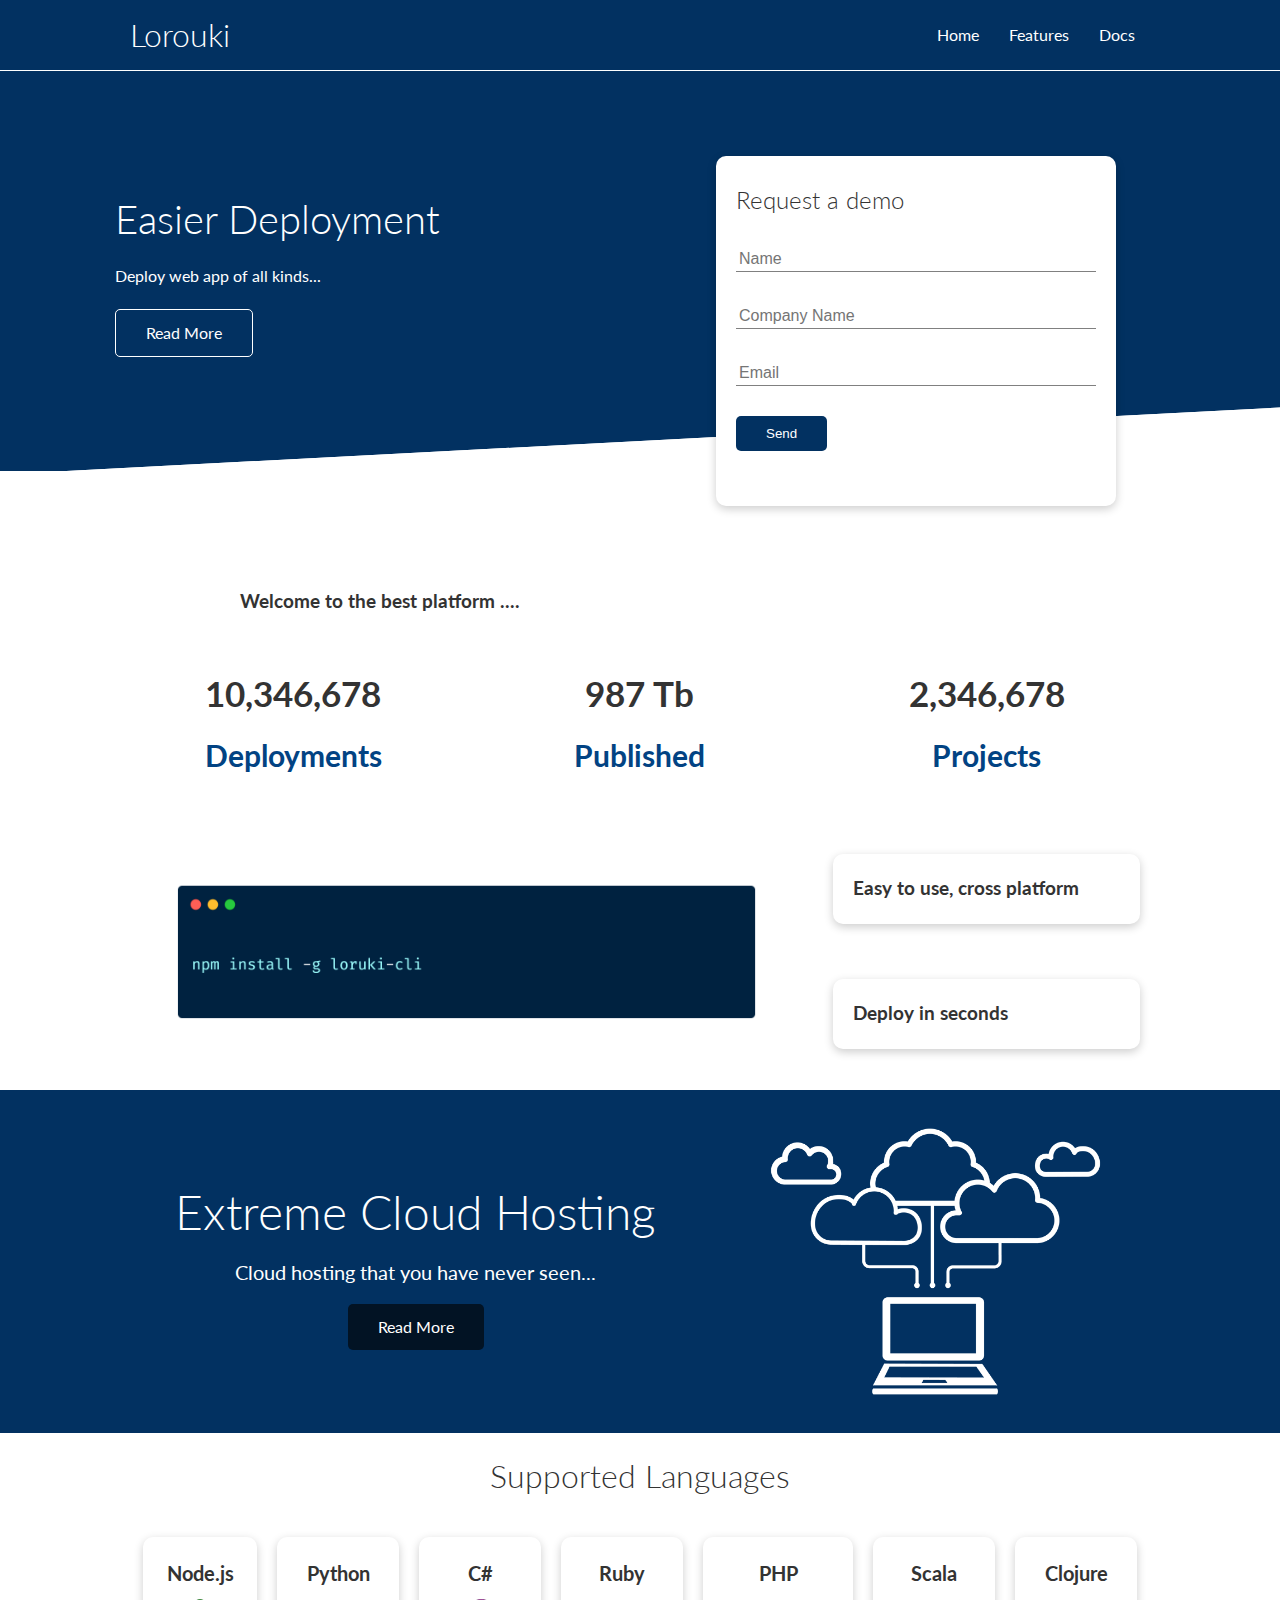
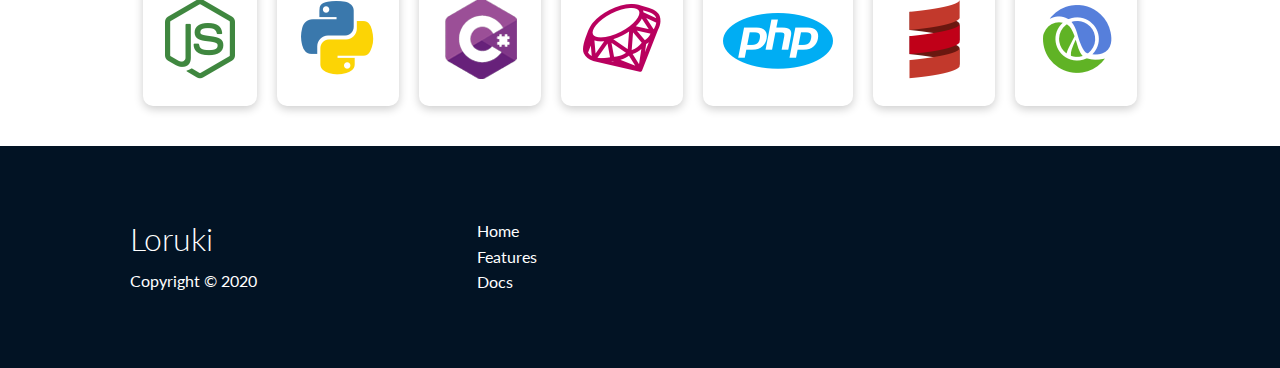
<file: Larouki-Website/index.html>
<!DOCTYPE html>
<html lang="en">
  <head>
    <meta charset="UTF-8" />
    <meta http-equiv="X-UA-Compatible" content="IE=edge" />
    <meta name="viewport" content="width=device-width, initial-scale=1.0" />
    <link
      rel="stylesheet"
      href="https://cdnjs.cloudflare.com/ajax/libs/font-awesome/6.0.0-beta2/css/all.min.css"
      integrity="sha512-YWzhKL2whUzgiheMoBFwW8CKV4qpHQAEuvilg9FAn5VJUDwKZZxkJNuGM4XkWuk94WCrrwslk8yWNGmY1EduTA=="
      crossorigin="anonymous"
      referrerpolicy="no-referrer"
    />
    <link rel="stylesheet" href="css/style.css" />
    <link rel="stylesheet" href="css/utils.css" />
    <title>Larouki-Cloud Hosting</title>
  </head>
  <body>
    <!-- NavBar -->
    <div class="navbar">
      <div class="container flex">
        <h1 class="logo">Lorouki</h1>
        <nav>
          <ul>
            <li><a href="index.html">Home</a></li>
            <li><a href="features.html">Features</a></li>
            <li><a href="docs.html">Docs</a></li>
          </ul>
        </nav>
      </div>
    </div>

    <!-- Show Case -->
    <section class="showcase">
      <div class="container grid">
        <div class="showcase-text">
          <h1>Easier Deployment</h1>
          <p>Deploy web app of all kinds...</p>
          <a href="features.html" class="btn btn-outline">Read More</a>
        </div>
        <div class="showcase-form card">
          <h2>Request a demo</h2>
          <form>
            <div class="form-control">
              <input type="text" name="name" placeholder="Name" required />
            </div>
            <div class="form-control">
              <input
                type="text"
                name="company"
                placeholder="Company Name"
                required
              />
            </div>
            <div class="form-control">
              <input type="email" name="email" placeholder="Email" required />
            </div>
            <input type="submit" value="Send" class="btn btn-primary" />
          </form>
        </div>
      </div>
    </section>

    <!-- Stats -->
    <section class="stats">
      <div class="container">
        <h3 class="stats-heading text-center my-1">
          Welcome to the best platform ....
        </h3>
        <div class="grid grid-3 text-center my-4">
          <div>
            <i class="fas fa-server fa-3x"></i>
            <h3>10,346,678</h3>
            <p class="text-secondary">Deployments</p>
          </div>
          <div>
            <i class="fas fa-upload fa-3x"></i>
            <h3>987 Tb</h3>
            <p class="text-secondary">Published</p>
          </div>
          <div>
            <i class="fas fa-project-diagram fa-3x"></i>
            <h3>2,346,678</h3>
            <p class="text-secondary">Projects</p>
          </div>
        </div>
      </div>
    </section>
    <!-- CLI Image -->
    <section class="cli">
      <div class="container grid">
        <img src="images/cli.png" alt="" />
        <div class="card">
          <h3>Easy to use, cross platform</h3>
        </div>
        <div class="card">
          <h3>Deploy in seconds</h3>
        </div>
      </div>
    </section>

    <!-- Cloud -->
    <section class="cloud bg-primary my-2 py-2">
      <div class="container grid">
        <div class="text-center">
          <h2 class="lg">Extreme Cloud Hosting</h2>
          <p class="lead my-1">Cloud hosting that you have never seen...</p>
          <a href="features.html" class="btn btn-dark">Read More</a>
        </div>
        <img src="images/cloud.png" alt="" />
      </div>
    </section>
    <!-- Languages -->
    <section class="languages">
      <h2 class="md my-2 text-center">Supported Languages</h2>
      <div class="container flex">
        <div class="card">
          <h4>Node.js</h4>
          <img src="images/logos//node.png" alt="" />
        </div>
        <div class="card">
          <h4>Python</h4>
          <img src="images/logos/python.png" alt="" />
        </div>
        <div class="card">
          <h4>C#</h4>
          <img src="images/logos/csharp.png" alt="" />
        </div>
        <div class="card">
          <h4>Ruby</h4>
          <img src="images/logos/ruby.png" alt="" />
        </div>
        <div class="card">
          <h4>PHP</h4>
          <img src="images/logos/php.png" alt="" />
        </div>
        <div class="card">
          <h4>Scala</h4>
          <img src="images/logos/scala.png" alt="" />
        </div>
        <div class="card">
          <h4>Clojure</h4>
          <img src="images/logos/clojure.png" alt="" />
        </div>
      </div>
    </section>
    <!-- Footer -->
    <footer class="footer bg-dark py-5">
      <div class="container grid grid-3">
        <div>
          <h1>Loruki</h1>
          <p>Copyright &copy; 2020</p>
        </div>
        <nav>
          <ul>
            <li><a href="index.html">Home</a></li>
            <li><a href="features.html">Features</a></li>
            <li><a href="docs.html">Docs</a></li>
          </ul>
        </nav>
        <div class="social">
          <a href="#"><i class="fab fa-github fa-2x"></i></a>
          <a href="#"><i class="fab fa-facebook fa-2x"></i></a>
          <a href="#"><i class="fab fa-instagram fa-2x"></i></a>
          <a href="#"><i class="fab fa-twitter fa-2x"></i></a>
        </div>
      </div>
    </footer>
  </body>
</html>
</file>
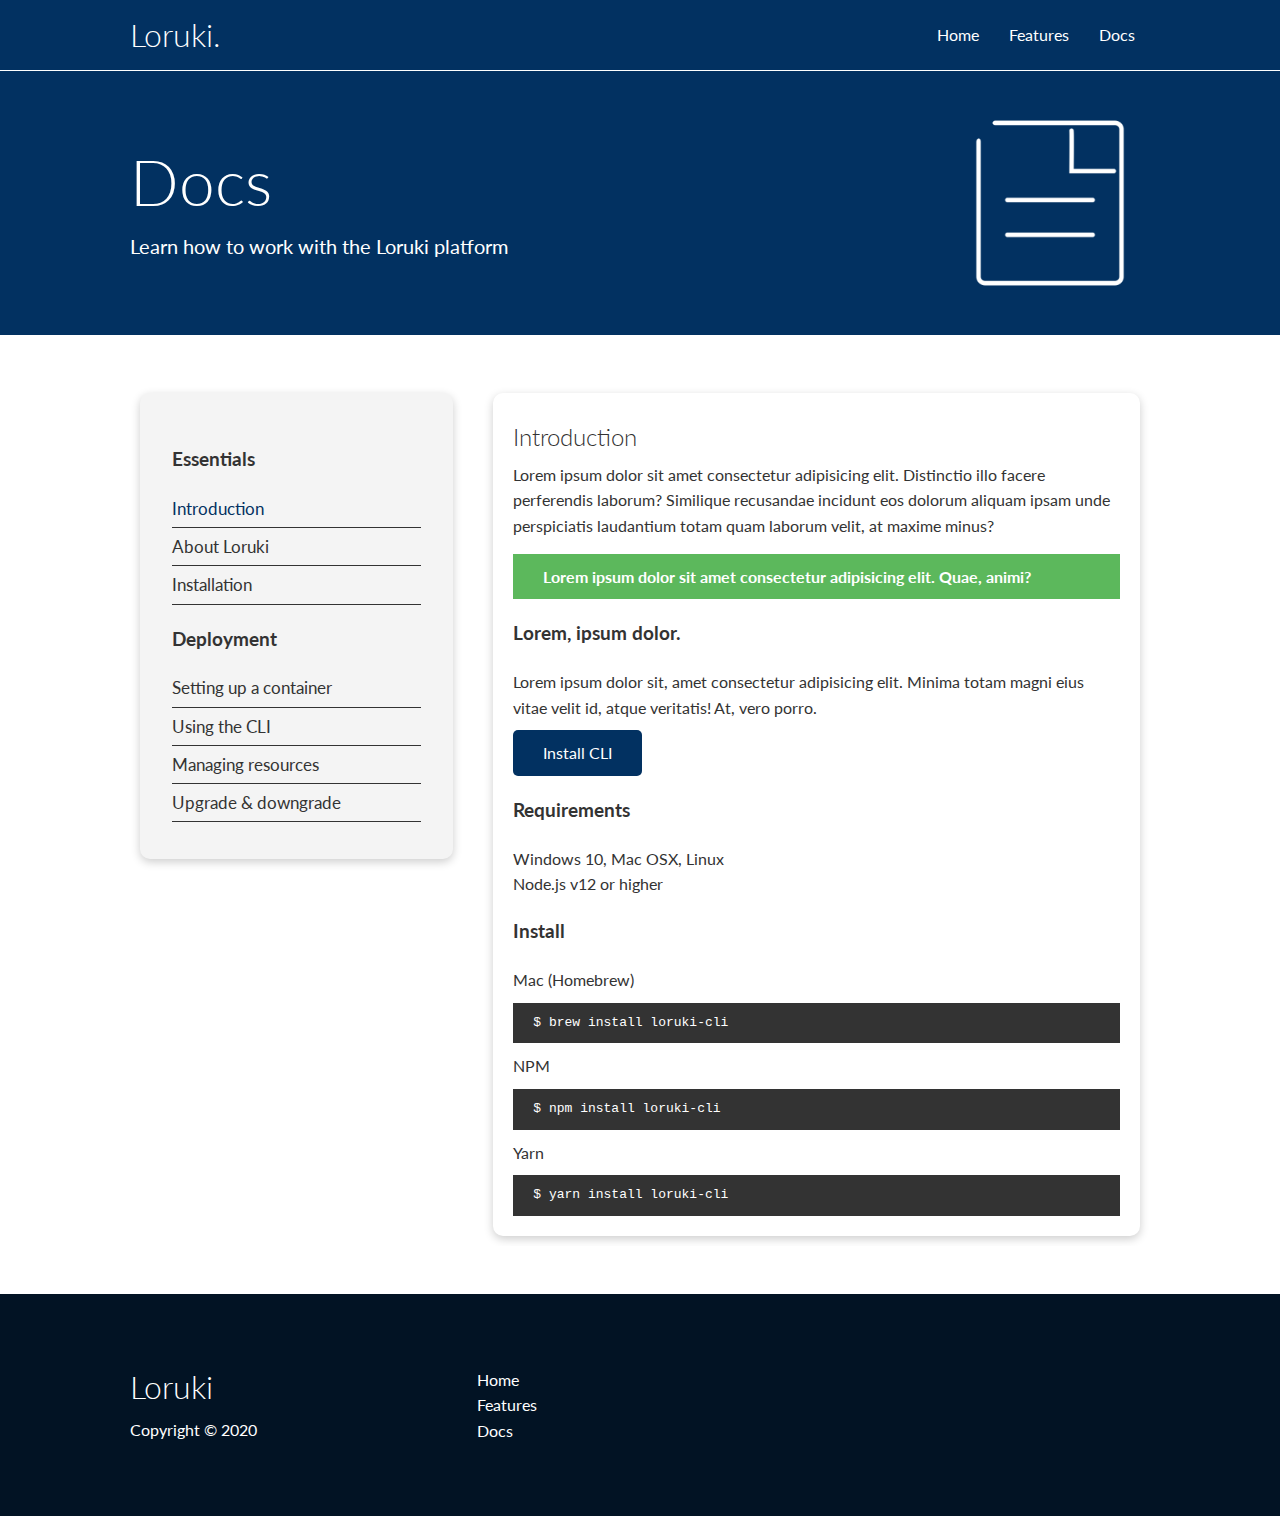
<file: Larouki-Website/docs.html>
<!DOCTYPE html>
<html lang="en">
  <head>
    <meta charset="UTF-8" />
    <meta name="viewport" content="width=device-width, initial-scale=1.0" />
    <link
      rel="stylesheet"
      href="https://cdnjs.cloudflare.com/ajax/libs/font-awesome/5.15.1/css/all.min.css"
      integrity="sha512-+4zCK9k+qNFUR5X+cKL9EIR+ZOhtIloNl9GIKS57V1MyNsYpYcUrUeQc9vNfzsWfV28IaLL3i96P9sdNyeRssA=="
      crossorigin="anonymous"
    />
    <link rel="stylesheet" href="css/utils.css" />
    <link rel="stylesheet" href="css/style.css" />
    <title>Loruki | Cloud Hosting For Everyone</title>
  </head>
  <body>
    <!-- Navbar -->
    <div class="navbar">
      <div class="container flex">
        <h1 class="logo">Loruki.</h1>
        <nav>
          <ul>
            <li><a href="index.html">Home</a></li>
            <li><a href="features.html">Features</a></li>
            <li><a href="docs.html">Docs</a></li>
          </ul>
        </nav>
      </div>
    </div>

    <!-- Head -->
    <section class="docs-head bg-primary py-3">
      <div class="container grid">
        <div>
          <h1 class="xl">Docs</h1>
          <p class="lead">Learn how to work with the Loruki platform</p>
        </div>
        <img src="images/docs.png" alt="" />
      </div>
    </section>

    <!-- Docs main -->
    <section class="docs-main my-4">
      <div class="container grid">
        <div class="card bg-light p-3">
          <h3 class="my-2">Essentials</h3>
          <nav>
            <ul>
              <li><a class="text-primary" href="#">Introduction</a></li>
              <li><a href="#">About Loruki</a></li>
              <li><a href="#">Installation</a></li>
            </ul>
          </nav>

          <h3 class="my-2">Deployment</h3>
          <nav>
            <ul>
              <li><a href="#">Setting up a container</a></li>
              <li><a href="#">Using the CLI</a></li>
              <li><a href="#">Managing resources</a></li>
              <li><a href="#">Upgrade & downgrade</a></li>
            </ul>
          </nav>
        </div>
        <div class="card">
          <h2>Introduction</h2>
          <p>
            Lorem ipsum dolor sit amet consectetur adipisicing elit. Distinctio
            illo facere perferendis laborum? Similique recusandae incidunt eos
            dolorum aliquam ipsam unde perspiciatis laudantium totam quam
            laborum velit, at maxime minus?
          </p>

          <div class="alert alert-success">
            <i class="fas fa-info"></i> Lorem ipsum dolor sit amet consectetur
            adipisicing elit. Quae, animi?
          </div>

          <h3>Lorem, ipsum dolor.</h3>
          <p>
            Lorem ipsum dolor sit, amet consectetur adipisicing elit. Minima
            totam magni eius vitae velit id, atque veritatis! At, vero porro.
          </p>
          <a href="#" class="btn btn-primary">Install CLI</a>

          <h3>Requirements</h3>
          <ul>
            <li>Windows 10, Mac OSX, Linux</li>
            <li>Node.js v12 or higher</li>
          </ul>

          <h3>Install</h3>
          <p>Mac (Homebrew)</p>
          <pre><code>$ brew install loruki-cli</code></pre>
          <p>NPM</p>
          <pre><code>$ npm install loruki-cli</code></pre>
          <p>Yarn</p>
          <pre><code>$ yarn install loruki-cli</code></pre>
        </div>
      </div>
    </section>

    <!-- Footer -->
    <footer class="footer bg-dark py-5">
      <div class="container grid grid-3">
        <div>
          <h1>Loruki</h1>
          <p>Copyright &copy; 2020</p>
        </div>
        <nav>
          <ul>
            <li><a href="index.html">Home</a></li>
            <li><a href="features.html">Features</a></li>
            <li><a href="docs.html">Docs</a></li>
          </ul>
        </nav>
        <div class="social">
          <a href="#"><i class="fab fa-github fa-2x"></i></a>
          <a href="#"><i class="fab fa-facebook fa-2x"></i></a>
          <a href="#"><i class="fab fa-instagram fa-2x"></i></a>
          <a href="#"><i class="fab fa-twitter fa-2x"></i></a>
        </div>
      </div>
    </footer>
  </body>
</html>
</file>
<file: Larouki-Website/css/style.css>
@import url("https://fonts.googleapis.com/css2?family=Lato:wght@300&display=swap");

:root {
  --primary-color: #023161;
  --secondary-color: #024383;
  --dark-color: #021324;
  --light-color: #f4f4f4;
  --success-color: #5cb85c;
  --error-color: #d9534f;
}

* {
  box-sizing: border-box;
  padding: 0;
  margin: 0;
}

body {
  font-family: "Lato", "sans-serif";
  color: #333;
  line-height: 1.6;
}

ul {
  list-style-type: none;
}

a {
  text-decoration: none;
  color: #333;
}
h1,
h2 {
  font-weight: 300;
  line-height: 1.2;
  margin: 10px 0;
}
p {
  margin: 10px 0;
}

img {
  width: 100%;
}

code,
pre {
  background-color: #333;
  color: white;
  padding: 10px;
}
/* NavBar */

.navbar {
  background-color: #023161;
  color: white;
  height: 70px;
  margin-bottom: 1px;
}

.navbar .flex {
  justify-content: space-between;
}

.navbar ul {
  display: flex;
}

.navbar a {
  color: white;
  padding: 10px;
  margin: 0 5px;
}

.navbar a:hover {
  border-bottom: 2px white solid;
}

/* Showcase */
.showcase {
  height: 400px;
  background-color: var(--primary-color);
  color: white;
  position: relative;
}
.showcase h1 {
  font-size: 40px;
}

.showcase p {
  margin: 20px 0;
}
.showcase .grid {
  grid-template-columns: 55% 45%;
  gap: 30px;
  overflow: visible;
}
.showcase-text {
  animation: slideInFromLeft 1s ease-in;
}
.showcase-form {
  position: relative;
  top: 60px;
  height: 350px;
  width: 400px;
  padding: 40px;
  z-index: 100;
  animation: slideInFromRight 1s ease-in;
}

.showcase-form .form-control {
  margin: 30px 0;
}
.showcase-form input[type="text"],
.showcase-form input[type="email"] {
  border: 0;
  border-bottom: 1px solid grey;
  width: 100%;
  padding: 3px;
  font-size: 16px;
}
.showcase-form input:focus {
  outline: none;
}
.showcase::before,
.showcase::after {
  content: "";
  position: absolute;
  height: 100px;
  bottom: -70px;
  right: 0;
  left: 0;
  background-color: white;
  transform: skewY(-3deg);
  -webkit-transform: skewY(-3deg);
}
/* Stats */
.stats {
  padding-top: 100px;
  animation: slideInFromBottom 1s ease-in;
}
.stats-heading {
  max-width: 500px;
  margin: auto;
}
.stats .grid h3 {
  font-size: 35px;
}
.stats .grid p {
  font-size: 30px;
  font-weight: bold;
}
/* Cli  */
.cli .grid {
  grid-template-columns: repeat(3, 1fr);
  grid-template-rows: repeat(2, 1fr);
}
.cli .grid > *:first-child {
  grid-column: 1 / span 2;
  grid-row: 1 / span 2;
}

/* Cloud */
.cloud .grid {
  grid-template-columns: 4fr 3fr;
}

/* Languages */
.languages .flex {
  flex-wrap: wrap;
}
.languages .card {
  text-align: center;
  margin: 18px 10px 40px;
  transition: transform 0.2s ease-in;
}

.languages .card h4 {
  font-size: 20px;
  margin-bottom: 10px;
}
.languages .card:hover {
  transform: translateY(-15px);
}

/* Features */
.features-head img,
.docs-head img {
  width: 200px;
  justify-self: flex-end;
}
.features-sub-head img {
  width: 300px;
  justify-self: flex-end;
}
.features-main .card > i {
  margin-right: 20px;
}
.features-main .grid {
  padding: 30px;
}
.features-main .grid > *:first-child {
  grid-column: 1/ 3 span;
}
.features-main .grid > *:nth-child(2) {
  grid-column: 1/ 2 span;
}

/* Docs */
.docs-main h3 {
  margin: 20px 0;
}
.docs-main .grid {
  grid-template-columns: 1fr 2fr;
  align-items: flex-start;
}
.docs-main nav li {
  font-size: 17px;
  padding-bottom: 5px;
  margin-bottom: 5px;
  border-bottom: 1px solid #333;
}
.docs-main a:hover {
  font-weight: bold;
}

/* Footer */
.footer .social a {
  margin: 0 10px;
}

/* Animations */
@keyframes slideInFromLeft {
  0% {
    transform: translateX(-100%);
  }

  100% {
    transform: translateX(0);
  }
}

@keyframes slideInFromRight {
  0% {
    transform: translateX(100%);
  }

  100% {
    transform: translateX(0);
  }
}

@keyframes slideInFromTop {
  0% {
    transform: translateY(-100%);
  }

  100% {
    transform: translateX(0);
  }
}

@keyframes slideInFromBottom {
  0% {
    transform: translateY(100%);
  }

  100% {
    transform: translateX(0);
  }
}

/* Tablets and under */
@media (max-width: 768px) {
  .grid,
  .showcase .grid,
  .stats .grid,
  .cli .grid,
  .cloud .grid,
  features-main .grid,
  docs-main .grid {
    grid-template-columns: 1fr;
    grid-template-rows: 1fr;
  }
  .showcase {
    height: auto;
  }
  .showcase-text {
    text-align: center;
    margin-top: 40px;
    animation: slideInFromTop 1s ease-in;
  }
  .showcase-form {
    justify-self: center;
    margin: auto;
    animation: slideInFromBottom 1s ease-in;
  }
  .cli .grid > *:first-child {
    grid-column: 1;
    grid-row: 1;
  }
  .features-head,
  .features-sub-head,
  .docs-head {
    text-align: center;
  }

  .features-head img,
  .features-sub-head img,
  .docs-head img {
    justify-self: center;
  }

  .features-main .grid > *:first-child,
  .features-main .grid > *:nth-child(2) {
    grid-column: 1;
  }
}

/* Mobile */
@media (max-width: 500px) {
  .navbar {
    height: 110px;
  }
  .navbar .flex {
    flex-direction: column;
  }
  .navbar ul {
    padding: 10px;
    background-color: rgba(0, 0, 0, 0.1);
  }
  .showcase-form {
    width: 300px;
  }
}
</file>
<file: Larouki-Website/css/utils.css>
/* Utilities */
.container {
  max-width: 1100px;
  margin: 0 auto;
  overflow: auto;
  padding: 0 40px;
}
.card {
  background-color: white;
  color: #333;
  border-radius: 10px;
  box-shadow: 0 3px 10px rgba(0, 0, 0, 0.2);
  padding: 20px;
  margin: 10px;
}
.btn {
  display: inline-block;
  padding: 10px 30px;
  cursor: pointer;
  background-color: var(--primary-color);
  color: white;
  border: none;
  border-radius: 5px;
}
.btn-outline {
  background-color: transparent;
  border: 1px solid white;
}
.btn:hover {
  transform: scale(0.98);
}

/* Backgrounds & colored buttons */
.bg-primary,
.btn-primary {
  background-color: var(--primary-color);
  color: white;
}
.bg-secondary,
.btn-secondary {
  background-color: var(--secondary-color);
  color: white;
}
.bg-dark,
.btn-dark {
  background-color: var(--dark-color);
  color: white;
}
.bg-light,
.btn-light {
  background-color: var(--light-color);
  color: #333;
}
.bg-primary a,
.btn-primary a,
.bg-secondary a,
.btn-secondary a,
.bg-dark a,
.btn-dark a {
  color: white;
}
/* Text colors */
.text-primary {
 color: var(--primary-color);
  
}
.text-secondary {
 color: var(--secondary-color);
  
}
.text-dark {
 color: var(--dark-color);
  
}
.text-light {
 color: var(--light-color);
 
}

/* Text Sizes */
.lead {
  font-size: 20px;
}
.sm {
  font-size: 1rem;
}
.md {
  font-size: 2rem;
}
.lg {
  font-size: 3rem;
}
.xl {
  font-size: 4rem;
}

.text-center {
  text-align: center;
}
/* Alert */
.alert {
  background-color: var(--light-color);
  padding: 10px 20px;
  font-weight: bold;
  margin: 15px 0;
}
.alert i {
  margin-right: 10px;
}
.alert-success {
  background-color: var(--success-color);
  color: #fff;
}

.alert-error {
  background-color: var(--error-color);
  color: #fff;
}

.flex {
  display: flex;
  justify-content: center;
  align-items: center;
  height: 100%;
}

.grid {
  display: grid;
  grid-template-columns: repeat(2, 1fr);
  gap: 20px;
  justify-content: center;
  align-items: center;
  height: 100%;
}
.grid-3 {
  grid-template-columns: repeat(3, 1fr);
}
/* Margin */
.my-1 {
  margin: 1rem 0;
}
.my-2 {
  margin: 1.5rem 0;
}
.my-3 {
  margin: 2rem 0;
}
.my-4 {
  margin: 3rem 0;
}
.my-5 {
  margin: 4rem 0;
}
/* Margin all around */
.m-1 {
  margin: 1rem;
}
.m-2 {
  margin: 1.5rem;
}
.m-3 {
  margin: 2rem;
}
.m-4 {
  margin: 3rem;
}
.m-5 {
  margin: 4rem;
}
/* Padding */
.py-1 {
  padding: 1rem 0;
}
.py-2 {
  padding: 1.5rem 0;
}
.py-3 {
  padding: 2rem 0;
}
.py-4 {
  padding: 3rem 0;
}
.py-5 {
  padding: 4rem 0;
}
/* Padding all around */
.p-1 {
  padding: 1rem;
}
.p-2 {
  padding: 1.5rem;
}
.p-3 {
  padding: 2rem;
}
.p-4 {
  padding: 3rem;
}
.p-5 {
  padding: 4rem;
}
</file>
